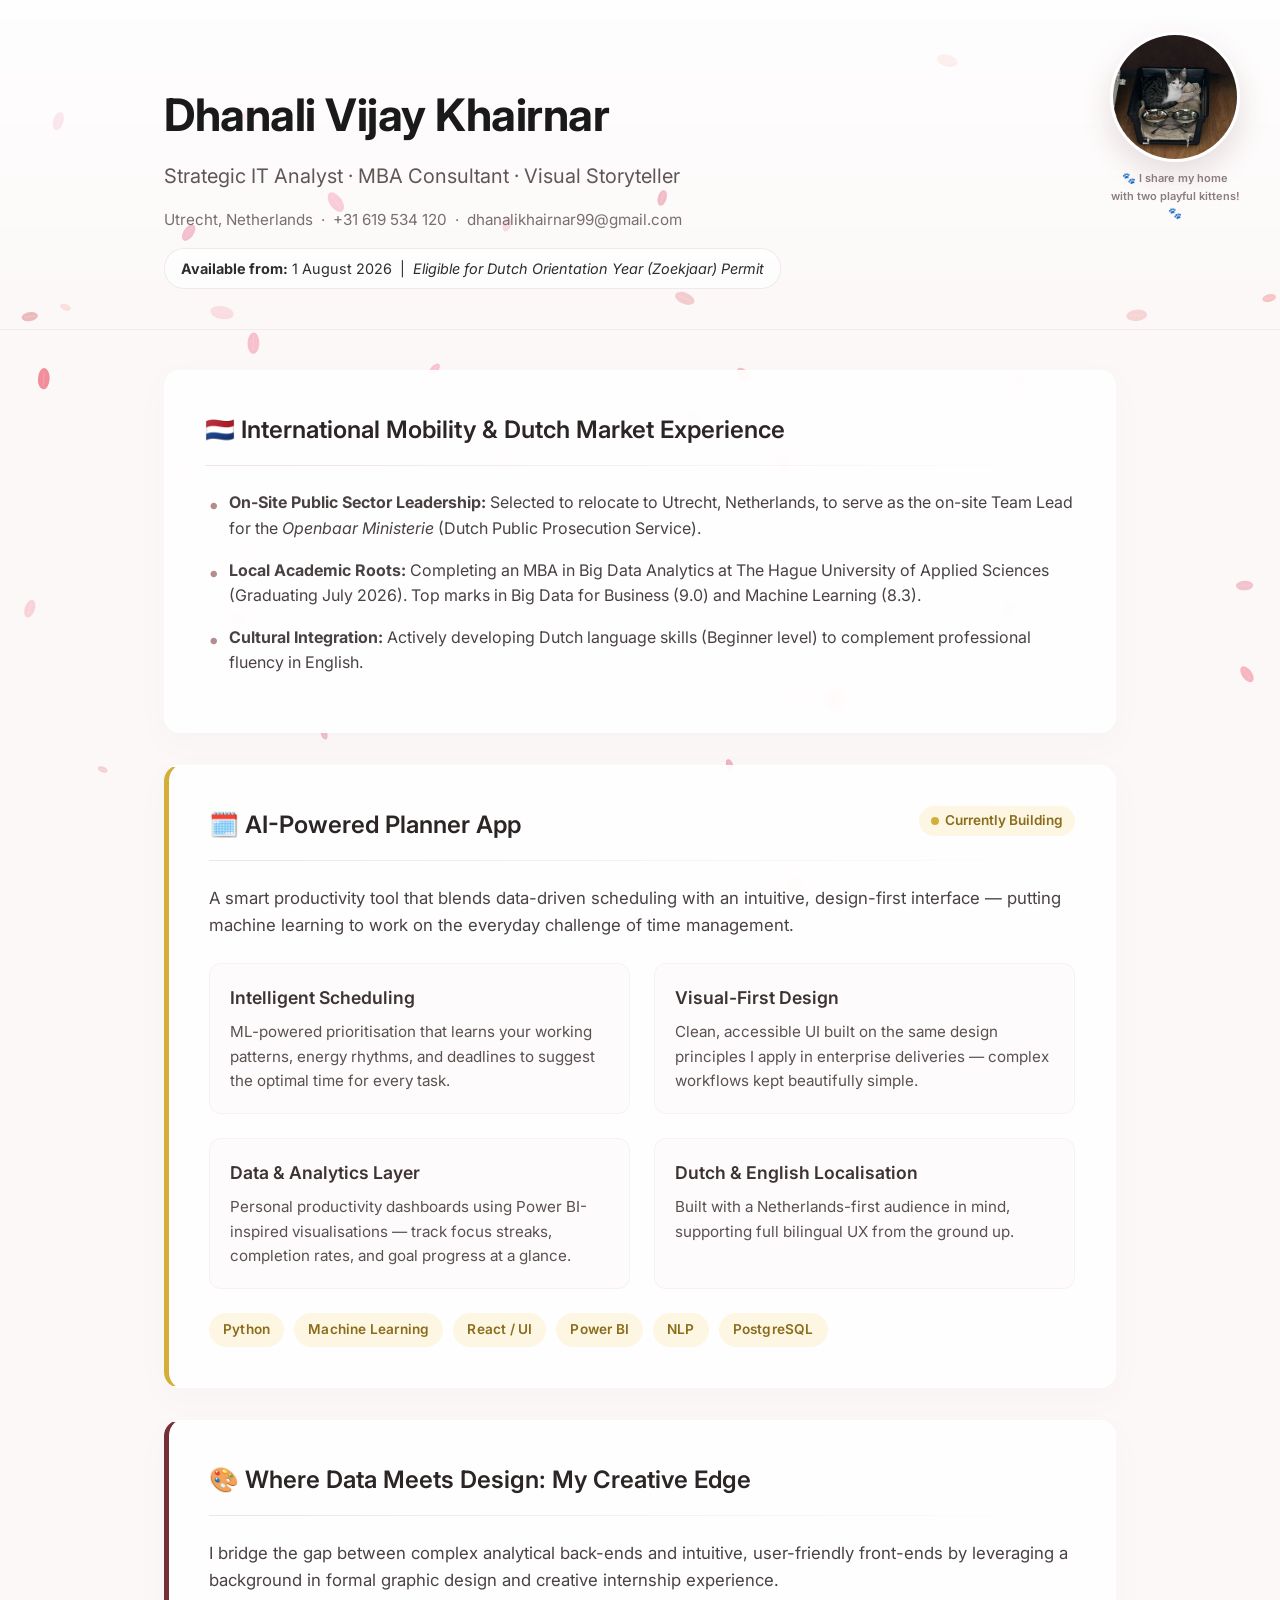
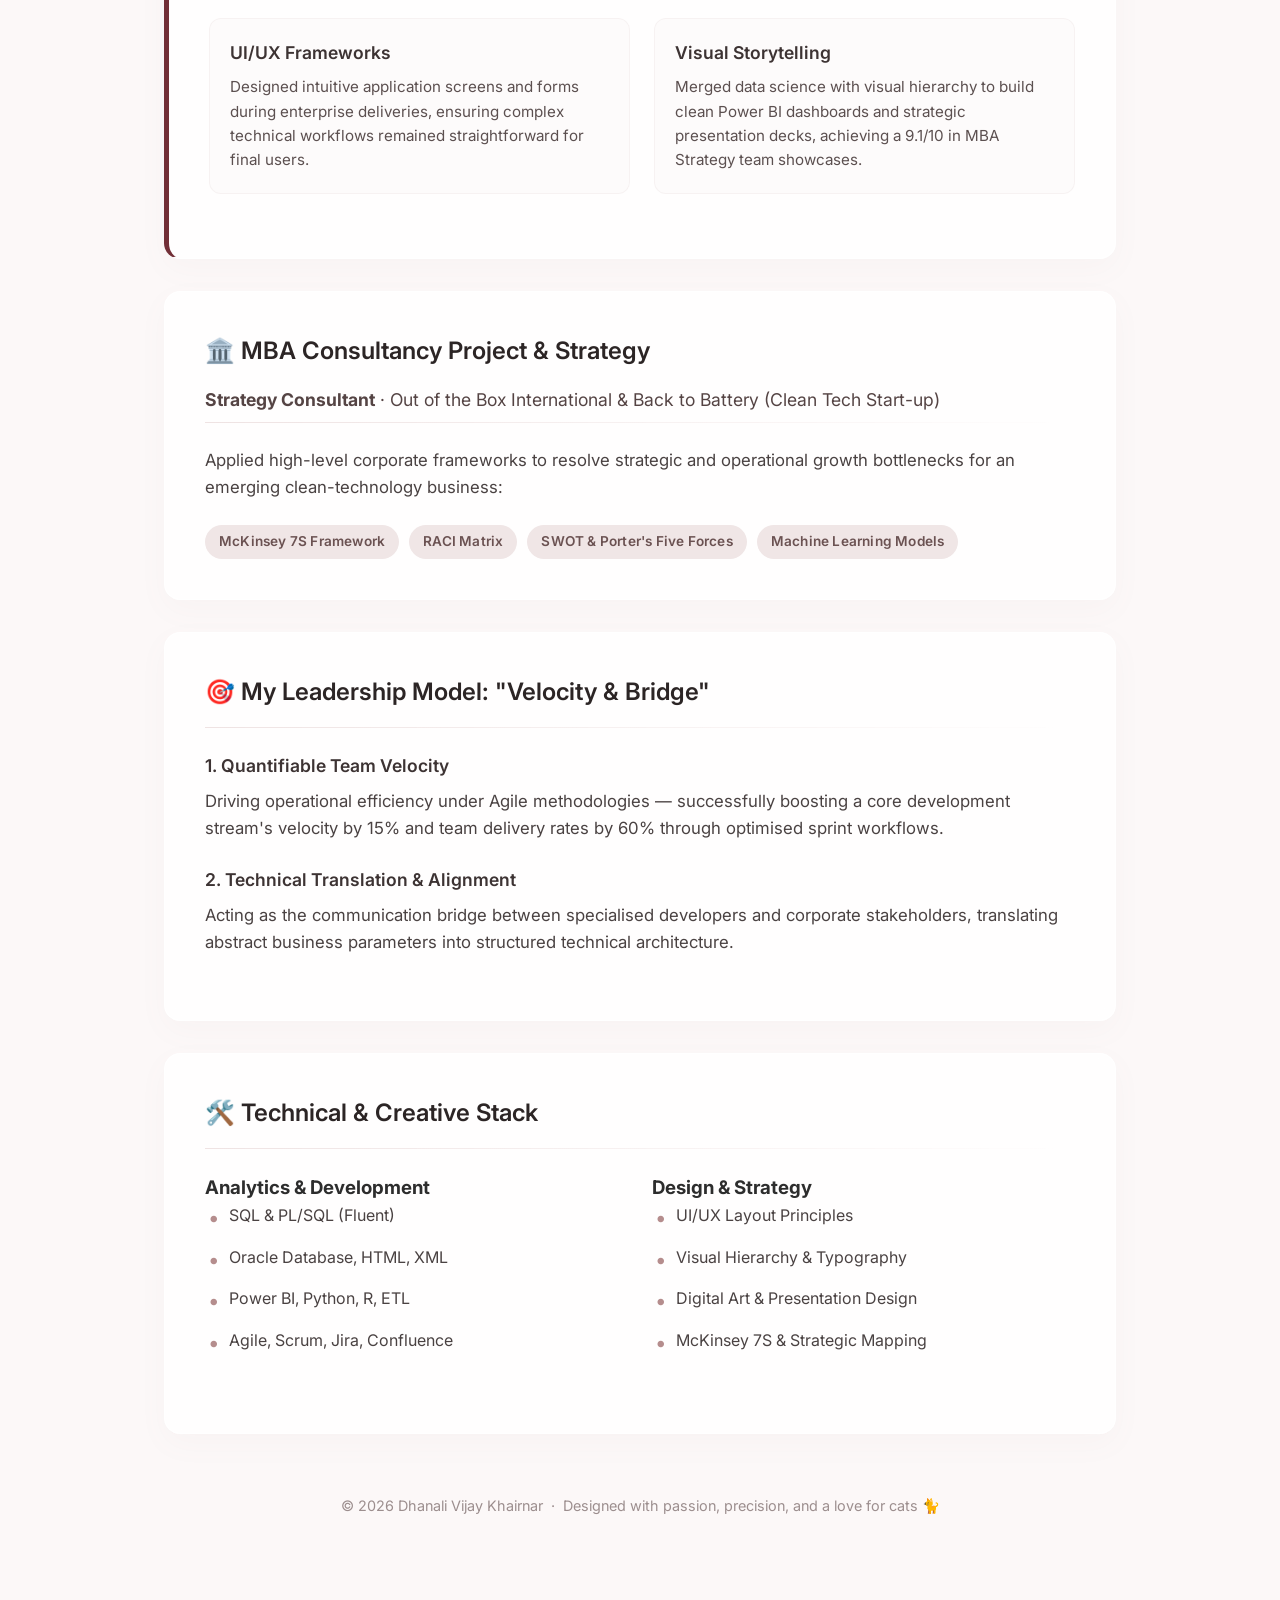
<file: Portfolio.html>
<!DOCTYPE html>
<html lang="en">
<head>
    <meta charset="UTF-8">
    <meta name="viewport" content="width=device-width, initial-scale=1.0">
    <title>Dhanali Vijay Khairnar | Strategic IT Analyst & MBA Consultant</title>
    <link rel="stylesheet" href="portoflio_css.css">
    <link href="https://fonts.googleapis.com/css2?family=Inter:wght=300;400;600;700&display=swap" rel="stylesheet">
</head>
<body>

<canvas id="petals" aria-hidden="true"></canvas>

<div class="cat-widget" id="catWidget">
    <div class="cat-stage" id="catStage">
        <img class="cat-img" id="kittenImg" src="cat1.jpeg" alt="Kitten"/>
        <img class="cat-img" id="adultImg" src="cat2.jpeg" alt="Adult cat 1"/>
        <img class="cat-img" id="adultImg2" src="cat3.jpeg" alt="Adult cat 2"/>
    </div>
    <div class="paw-hint" aria-hidden="true">🐾 I share my home with two playful kittens! 🐾</div>
</div>

<header class="hero">
    <div class="container">
        <h1>Dhanali Vijay Khairnar</h1>
        <p class="subtitle">Strategic IT Analyst · MBA Consultant · Visual Storyteller</p>
        <p class="meta">Utrecht, Netherlands &nbsp;·&nbsp; +31 619 534 120 &nbsp;·&nbsp; dhanalikhairnar99@gmail.com</p>
        <p class="availability">
            <strong>Available from:</strong> 1 August 2026 &nbsp;|&nbsp;
            <em>Eligible for Dutch Orientation Year (Zoekjaar) Permit</em>
        </p>
    </div>
</header>

<div class="container main-content">

    <section class="card">
        <h2>🇳🇱 International Mobility & Dutch Market Experience</h2>
        <hr>
        <ul>
            <li><strong>On-Site Public Sector Leadership:</strong> Selected to relocate to Utrecht, Netherlands, to serve as the on-site Team Lead for the <em>Openbaar Ministerie</em> (Dutch Public Prosecution Service).</li>
            <li><strong>Local Academic Roots:</strong> Completing an MBA in Big Data Analytics at The Hague University of Applied Sciences (Graduating July 2026). Top marks in Big Data for Business (9.0) and Machine Learning (8.3).</li>
            <li><strong>Cultural Integration:</strong> Actively developing Dutch language skills (Beginner level) to complement professional fluency in English.</li>
        </ul>
    </section>

    <section class="card gold-edge">
        <div class="planner-status"><span class="planner-dot"></span>Currently Building</div>
        <h2>🗓️ AI-Powered Planner App</h2>
        <hr>
        <p class="body-text">A smart productivity tool that blends data-driven scheduling with an intuitive, design-first interface — putting machine learning to work on the everyday challenge of time management.</p>
        <div class="grid-2">
            <div class="feature feature-gold"><h3>Intelligent Scheduling</h3><p>ML-powered prioritisation that learns your working patterns, energy rhythms, and deadlines to suggest the optimal time for every task.</p></div>
            <div class="feature feature-gold"><h3>Visual-First Design</h3><p>Clean, accessible UI built on the same design principles I apply in enterprise deliveries — complex workflows kept beautifully simple.</p></div>
            <div class="feature feature-gold"><h3>Data & Analytics Layer</h3><p>Personal productivity dashboards using Power BI-inspired visualisations — track focus streaks, completion rates, and goal progress at a glance.</p></div>
            <div class="feature feature-gold"><h3>Dutch & English Localisation</h3><p>Built with a Netherlands-first audience in mind, supporting full bilingual UX from the ground up.</p></div>
        </div>
        <div class="tag-container">
            <span class="tag tag-gold">Python</span>
            <span class="tag tag-gold">Machine Learning</span>
            <span class="tag tag-gold">React / UI</span>
            <span class="tag tag-gold">Power BI</span>
            <span class="tag tag-gold">NLP</span>
            <span class="tag tag-gold">PostgreSQL</span>
        </div>
    </section>

    <section class="card wine-edge">
        <h2>🎨 Where Data Meets Design: My Creative Edge</h2>
        <hr>
        <p class="body-text">I bridge the gap between complex analytical back-ends and intuitive, user-friendly front-ends by leveraging a background in formal graphic design and creative internship experience.</p>
        <div class="grid-2">
            <div class="feature"><h3>UI/UX Frameworks</h3><p>Designed intuitive application screens and forms during enterprise deliveries, ensuring complex technical workflows remained straightforward for final users.</p></div>
            <div class="feature"><h3>Visual Storytelling</h3><p>Merged data science with visual hierarchy to build clean Power BI dashboards and strategic presentation decks, achieving a 9.1/10 in MBA Strategy team showcases.</p></div>
        </div>
    </section>

    <section class="card">
        <h2>🏛️ MBA Consultancy Project & Strategy</h2>
        <p class="role-title"><strong>Strategy Consultant</strong> · Out of the Box International & Back to Battery (Clean Tech Start-up)</p>
        <hr>
        <p class="body-text">Applied high-level corporate frameworks to resolve strategic and operational growth bottlenecks for an emerging clean-technology business:</p>
        <div class="tag-container">
            <span class="tag">McKinsey 7S Framework</span>
            <span class="tag">RACI Matrix</span>
            <span class="tag">SWOT & Porter's Five Forces</span>
            <span class="tag">Machine Learning Models</span>
        </div>
    </section>

    <section class="card">
        <h2>🎯 My Leadership Model: "Velocity & Bridge"</h2>
        <hr>
        <div class="leadership-block">
            <h3>1. Quantifiable Team Velocity</h3>
            <p class="body-text">Driving operational efficiency under Agile methodologies — successfully boosting a core development stream's velocity by 15% and team delivery rates by 60% through optimised sprint workflows.</p>
        </div>
        <div class="leadership-block">
            <h3>2. Technical Translation & Alignment</h3>
            <p class="body-text">Acting as the communication bridge between specialised developers and corporate stakeholders, translating abstract business parameters into structured technical architecture.</p>
        </div>
    </section>

    <section class="card">
        <h2>🛠️ Technical & Creative Stack</h2>
        <hr>
        <div class="grid-2">
            <div>
                <h3>Analytics & Development</h3>
                <ul>
                    <li>SQL & PL/SQL (Fluent)</li>
                    <li>Oracle Database, HTML, XML</li>
                    <li>Power BI, Python, R, ETL</li>
                    <li>Agile, Scrum, Jira, Confluence</li>
                </ul>
            </div>
            <div>
                <h3>Design & Strategy</h3>
                <ul>
                    <li>UI/UX Layout Principles</li>
                    <li>Visual Hierarchy & Typography</li>
                    <li>Digital Art & Presentation Design</li>
                    <li>McKinsey 7S & Strategic Mapping</li>
                </ul>
            </div>
        </div>
    </section>

</div>

<footer>
    <p>&copy; 2026 Dhanali Vijay Khairnar &nbsp;·&nbsp; Designed with passion, precision, and a love for cats 🐈</p>
</footer>

<script>
/* ============================================================
   CHERRY BLOSSOM PETALS
   ============================================================ */
(function() {
    var canvas = document.getElementById('petals');
    var ctx    = canvas.getContext('2d');
    var petals = [];
    var W, H;

    function resize() {
        W = canvas.width  = window.innerWidth;
        H = canvas.height = window.innerHeight;
    }
    resize();
    window.addEventListener('resize', resize);

    function makePetal(x, y) {
        return {
            x: x,
            y: y,
            r: 5 + Math.random() * 7,
            rot: Math.random() * Math.PI * 2,
            rotSpeed: (Math.random() - 0.5) * 0.04,
            vx: (Math.random() - 0.5) * 0.6,
            vy: 0.6 + Math.random() * 1.1,
            swing: Math.random() * Math.PI * 2,
            swingSpeed: 0.02 + Math.random() * 0.02,
            opacity: 0.55 + Math.random() * 0.35,
            hue: 340 + Math.random() * 25,
            sat: 55 + Math.random() * 30,
            lit: 72 + Math.random() * 18,
        };
    }

    for (var i = 0; i < 38; i++) {
        var p = makePetal(Math.random() * window.innerWidth, Math.random() * window.innerHeight);
        petals.push(p);
    }

    function drawPetal(p) {
        ctx.save();
        ctx.translate(p.x, p.y);
        ctx.rotate(p.rot);
        ctx.globalAlpha = p.opacity;
        ctx.fillStyle = 'hsl(' + p.hue + ',' + p.sat + '%,' + p.lit + '%)';
        ctx.beginPath();
        ctx.ellipse(0, 0, p.r * 0.55, p.r, 0, 0, Math.PI * 2);
        ctx.fill();
        ctx.globalAlpha = p.opacity * 0.25;
        ctx.strokeStyle = '#fff';
        ctx.lineWidth = 0.8;
        ctx.beginPath();
        ctx.moveTo(0, -p.r * 0.7);
        ctx.lineTo(0,  p.r * 0.7);
        ctx.stroke();
        ctx.restore();
    }

    function animate() {
        ctx.clearRect(0, 0, W, H);
        for (var i = 0; i < petals.length; i++) {
            var p = petals[i];
            p.swing += p.swingSpeed;
            p.x += p.vx + Math.sin(p.swing) * 0.5;
            p.y += p.vy;
            p.rot += p.rotSpeed;
            if (p.y > H + 20) {
                petals[i] = makePetal(Math.random() * W, -20);
            }
            drawPetal(p);
        }
        requestAnimationFrame(animate);
    }
    animate();
})();

/* ============================================================
   CAT WIDGET — 3-STAGE SEQUENTIAL CROSS-FADE
   ============================================================ */
(function() {
    var widget     = document.getElementById('catWidget');
    var kittenImg  = document.getElementById('kittenImg');
    var adultImg   = document.getElementById('adultImg');
    var adultImg2  = document.getElementById('adultImg2');

    var TOP_START  = 32;   
    var TOP_END    = 260;  
    var W_START    = 130;
    var W_END      = 200;

    function lerp(a, b, t) { return a + (b - a) * t; }
    function ease(t) { return t < 0.5 ? 2*t*t : 1 - Math.pow(-2*t+2,2)/2; }

    function onScroll() {
        var scrolled = window.scrollY || window.pageYOffset;
        var total    = Math.max(1, document.body.scrollHeight - window.innerHeight);
        var raw      = Math.min(1, Math.max(0, scrolled / total));
        var t        = ease(raw);

        // Standard widget sizing and repositioning calculations
        widget.style.top = lerp(TOP_START, TOP_END, t) + 'px';
        widget.style.width = lerp(W_START, W_END, t) + 'px';

        // 3-Stage Transition Logic
        if (raw <= 0.5) {
            // First half of page: Image 1 fades out, Image 2 fades in
            var stageProgress = raw * 2; // scale to 0 - 1
            kittenImg.style.opacity = (1 - stageProgress).toFixed(3);
            adultImg.style.opacity  = stageProgress.toFixed(3);
            adultImg2.style.opacity = "0";
        } else {
            // Second half of page: Image 2 fades out, Image 3 fades in
            var stageProgress = (raw - 0.5) * 2; // scale to 0 - 1
            kittenImg.style.opacity = "0";
            adultImg.style.opacity  = (1 - stageProgress).toFixed(3);
            adultImg2.style.opacity = stageProgress.toFixed(3);
        }
    }

    window.addEventListener('scroll', onScroll, { passive: true });
    onScroll();
})();
</script>

</body>
</html>
</file>
<file: portoflio_css.css>
/* ====== GLOBAL RESETS & BASE STYLING ====== */
* {
    box-sizing: border-box;
    margin: 0;
    padding: 0;
}

body {
    font-family: 'Inter', sans-serif;
    background-color: #fcf8f8; /* Soft base warm tone */
    color: #2d2d2d;
    line-height: 1.6;
    overflow-x: hidden;
    position: relative;
    padding-bottom: 60px;
}

/* ====== LAYOUT CONTAINERS ====== */
.container {
    width: 100%;
    max-width: 1000px; /* Prevents text from stretching too wide */
    margin: 0 auto;
    padding: 0 24px;
}

.main-content {
    display: flex;
    flex-direction: column;
    gap: 32px; /* Uniform, clean spacing between cards */
    margin-top: 40px;
}

/* ====== HERO SECTION ====== */
.hero {
    padding: 80px 0 40px 0;
    border-bottom: 1px solid rgba(230, 220, 220, 0.5);
    background: linear-gradient(180deg, rgba(255,255,255,0.8) 0%, rgba(252,248,248,0) 100%);
}

.hero h1 {
    font-size: 2.8rem;
    font-weight: 700;
    color: #1a1a1a;
    letter-spacing: -0.5px;
    margin-bottom: 8px;
}

.hero .subtitle {
    font-size: 1.25rem;
    font-weight: 400;
    color: #625555; /* Muted elegant dark gray-pink */
    margin-bottom: 16px;
}

.hero .meta {
    font-size: 0.95rem;
    color: #7a6e6e;
    margin-bottom: 16px;
}

.hero .availability {
    display: inline-block;
    background: rgba(255, 255, 255, 0.7);
    border: 1px solid rgba(215, 185, 185, 0.3);
    padding: 8px 16px;
    border-radius: 20px;
    font-size: 0.9rem;
}

/* ====== PROFESSIONAL CARDS ====== */
.card {
    background: rgba(255, 255, 255, 0.85); /* Premium glass effect over petals */
    backdrop-filter: blur(8px);
    -webkit-backdrop-filter: blur(8px);
    border: 1px solid rgba(255, 255, 255, 0.6);
    border-radius: 16px;
    padding: 40px;
    box-shadow: 0 10px 30px rgba(165, 120, 120, 0.04);
    position: relative;
    transition: transform 0.3s ease, box-shadow 0.3s ease;
}

.card:hover {
    transform: translateY(-2px);
    box-shadow: 0 12px 35px rgba(165, 120, 120, 0.08);
}

/* Specific Accent Edges requested in your HTML classes */
.card.gold-edge {
    border-left: 5px solid #d4af37;
}

.card.wine-edge {
    border-left: 5px solid #722f37;
}

/* Typography Inside Cards */
.card h2 {
    font-size: 1.5rem;
    font-weight: 600;
    color: #2c2525;
    margin-bottom: 16px;
    display: flex;
    align-items: center;
    gap: 10px;
}

.card hr {
    border: 0;
    height: 1px;
    background: linear-gradient(90deg, rgba(215, 185, 185, 0.4) 0%, rgba(215, 185, 185, 0) 100%);
    margin-bottom: 24px;
}

.body-text {
    color: #4a4242;
    font-size: 1.05rem;
    margin-bottom: 24px;
}

.role-title {
    font-size: 1.1rem;
    color: #554444;
    margin-bottom: 8px;
}

/* Lists formatting */
.card ul {
    list-style-type: none;
}

.card ul li {
    position: relative;
    padding-left: 24px;
    margin-bottom: 16px;
    color: #4a4242;
}

.card ul li::before {
    content: "•";
    color: #b58d8d;
    font-weight: bold;
    font-size: 1.3rem;
    position: absolute;
    left: 4px;
    top: -2px;
}

/* ====== FEATURE GRID & BLOCKS ====== */
.grid-2 {
    display: grid;
    grid-template-columns: repeat(auto-fit, minmax(400px, 1fr));
    gap: 24px;
    margin-bottom: 24px;
}

.feature {
    background: rgba(252, 248, 248, 0.6);
    border: 1px solid rgba(230, 220, 220, 0.3);
    padding: 20px;
    border-radius: 12px;
}

.feature h3, .leadership-block h3 {
    font-size: 1.1rem;
    font-weight: 600;
    color: #3d3333;
    margin-bottom: 8px;
}

.feature p {
    font-size: 0.95rem;
    color: #5c5050;
}

.leadership-block {
    margin-bottom: 24px;
}

/* ====== TAGS (SKILLS) ====== */
.tag-container {
    display: flex;
    flex-wrap: wrap;
    gap: 10px;
    margin-top: 16px;
}

.tag {
    background: #f0e6e6;
    color: #6b5252;
    padding: 6px 14px;
    border-radius: 30px;
    font-size: 0.85rem;
    font-weight: 600;
    letter-spacing: 0.2px;
}

.tag.tag-gold {
    background: #fdf6e2;
    color: #8a6d1c;
}

/* ====== STATUS BADGE ====== */
.planner-status {
    position: absolute;
    top: 40px;
    right: 40px;
    font-size: 0.85rem;
    font-weight: 600;
    color: #8a6d1c;
    background: #fdf6e2;
    padding: 4px 12px;
    border-radius: 20px;
    display: flex;
    align-items: center;
    gap: 6px;
}

.planner-dot {
    width: 8px;
    height: 8px;
    background-color: #d4af37;
    border-radius: 50%;
    display: inline-block;
}

/* ====== FOOTER ====== */
footer {
    text-align: center;
    padding: 60px 0;
    color: #9c8e8e;
    font-size: 0.9rem;
}

/* ====== CHERRY BLOSSOM BACKDROP SYSTEM ====== */
#petals {
    position: fixed;
    top: 0;
    left: 0;
    width: 100vw;
    height: 100vh;
    pointer-events: none;
    z-index: -1; /* Placed exactly behind glass panel content */
}

/* ====== OVERLAPPING THREE-IMAGE CAT FRAME STACK ====== */
.cat-widget {
    position: fixed;
    right: 40px;
    z-index: 100;
    transition: width 0.1s ease-out, top 0.1s ease-out;
}

.cat-stage {
    position: relative;
    width: 100%;
    aspect-ratio: 1 / 1;
    overflow: hidden;
    border-radius: 50%;
    box-shadow: 0 12px 30px rgba(100, 50, 50, 0.15);
    background: #ffffff;
    border: 3px solid #ffffff;
}

.cat-img {
    position: absolute;
    top: 0;
    left: 0;
    width: 100%;
    height: 100%;
    object-fit: cover;
    transition: opacity 0.05s ease-out;
    opacity: 0;
}

#kittenImg { opacity: 1; z-index: 3; }
#adultImg { z-index: 2; }
#adultImg2 { z-index: 1; }

.paw-hint {
    text-align: center;
    font-size: 11px;
    margin-top: 8px;
    color: #8c7e7e;
    font-weight: 600;
}
</file>
